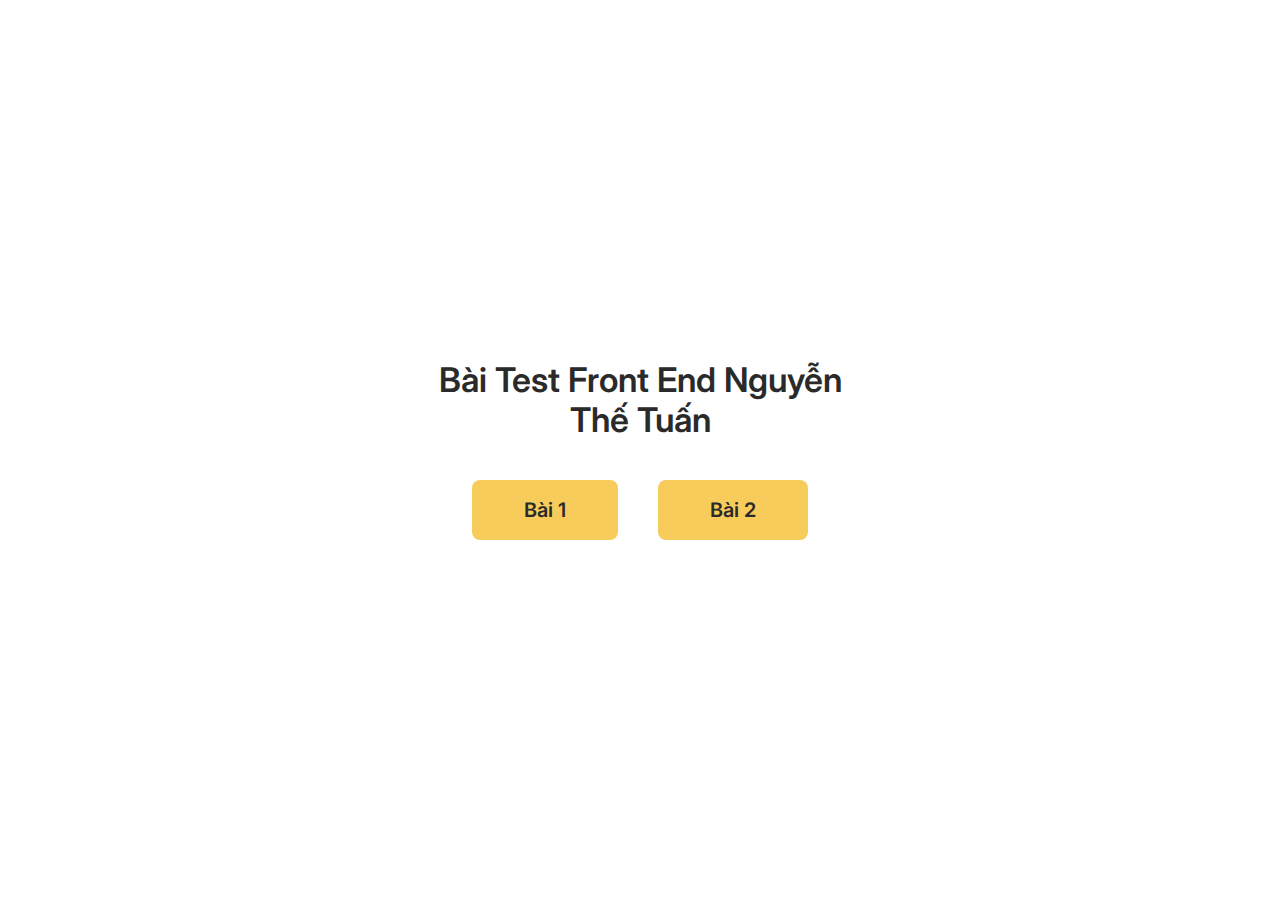
<file: index.html>
<!DOCTYPE html>
<html lang="en">
<head>
    <meta charset="UTF-8">
    <meta name="viewport" content="width=device-width, initial-scale=1.0">
    <title>Màn Home Test Order Infinity</title>
    <link rel="stylesheet" href="./public/css/main.css">
    <link rel="stylesheet" href="./public/css/base.css">
    <link rel="stylesheet" href="./public/css/color.css">
    <link rel="stylesheet" href="./public/css/typography.css">
    <link href="https://fonts.googleapis.com/css2?family=Inter:wght@300;400;500;600;700&display=swap" rel="stylesheet">
</head>
<body>
    <div class="container">
        <div class="home d-flex align-item-center justify-content-center flex-column w-100">
            <h1 class="typo-h1-semibold text-center">Bài Test Front End Nguyễn Thế Tuấn</h1>
            <nav class="home__navigation d-flex" role="navigation">
                <a class="home__navigation-button typo-h3-semibold" href="./page/bai-1.html">Bài 1</a>
                <a class="home__navigation-button typo-h3-semibold" href="./page/bai-2.html">Bài 2</a>
            </nav>
        </div>
    </div>
</body>
</html>
</file>
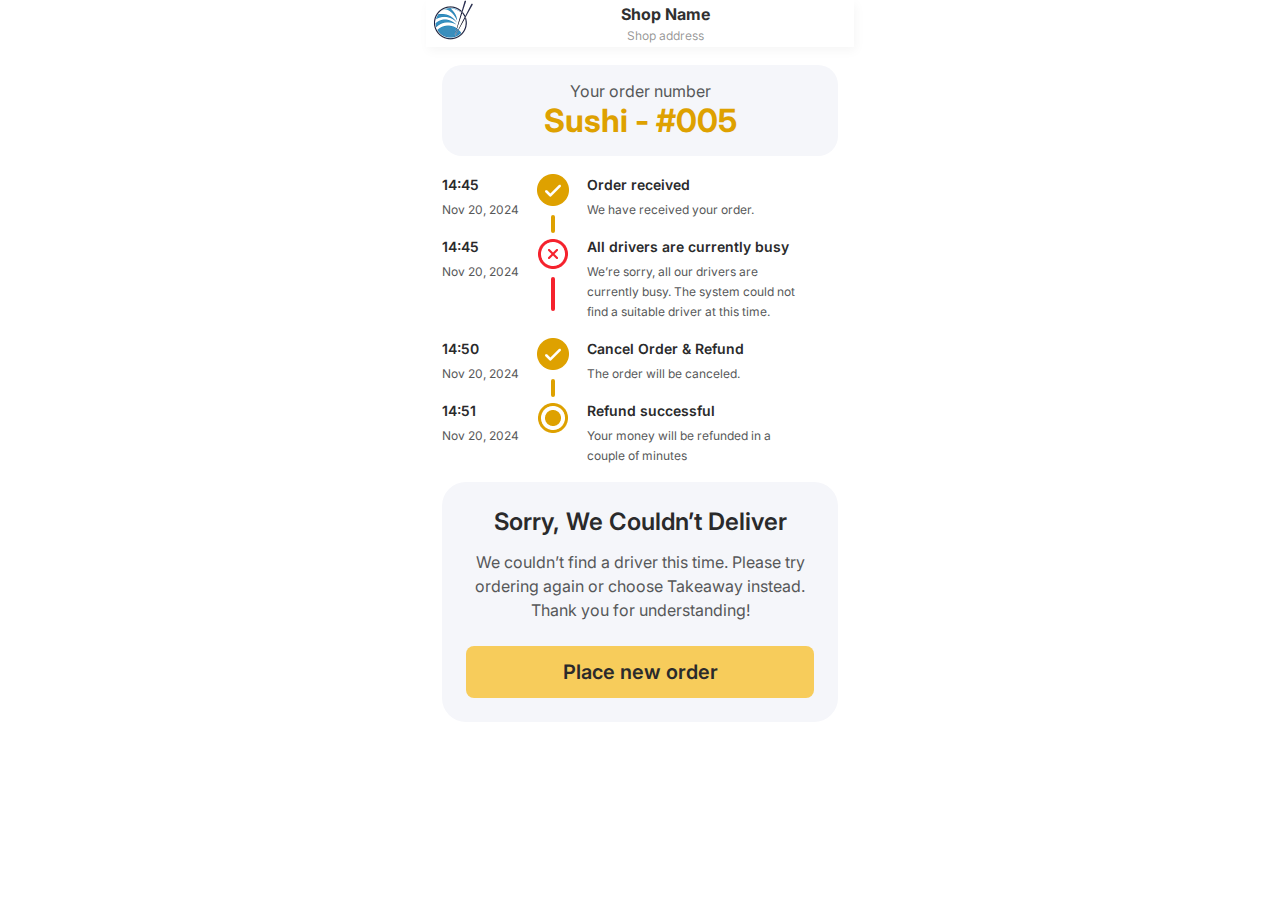
<file: page/bai-1.html>
<!DOCTYPE html>
<html lang="en">

<head>
    <meta charset="UTF-8">
    <meta name="viewport" content="width=device-width, initial-scale=1.0">
    <title>Bài 1 FE_Nguyen-The-Tuan</title>
    <link rel="stylesheet" href="../public/css/main.css">
    <link rel="stylesheet" href="../public/css/base.css">
    <link rel="stylesheet" href="../public/css/color.css">
    <link rel="stylesheet" href="../public/css/typography.css">
    <link href="https://fonts.googleapis.com/css2?family=Inter:wght@300;400;500;600;700&display=swap" rel="stylesheet">
</head>

<body>
    <div class="container">
        <div class="header d-flex">
            <img class="header-logo" src="../public/image/logo.png" alt="logo">
            <div class="d-flex flex-column align-item-center justify-content-center flex-1">
                <div class="typo-h4-bold text-black-3030">Shop Name</div>
                <div class="header-desc body-2-regular">Shop address</div>
            </div>
        </div>
        <!-- bài tập 1 -->
        <main class="order">
            <section class="order__number">
                <div class="order__number-container d-flex align-item-center justify-content-center flex-column">
                    <div class="order__number-title text-black-5859">Your order number</div>
                    <h1 class="order__number-id text-yellow-A100">Sushi - #005</h1>
                </div>
            </section>
            <section class="order__container d-flex flex-column">
                <div class="order__container-item d-flex">
                    <div class="order__container-time">
                        <h5 class="body-3-semibold text-black-2A2B">14:45</h5>
                        <p class="body-2-regular text-black-5859">Nov 20, 2024</p>
                    </div>
                    <div class="order__container-status">
                        <img src="../public/image/status-done.png" alt="status done">
                    </div>
                    <div class="order__container-text">
                        <h5 class="body-3-semibold text-black-2A2B">Order received</h5>
                        <p class="body-2-regular text-black-5859">We have received your order.</p>
                    </div>
                </div>
                <div class="order__container-item d-flex">
                    <div class="order__container-time">
                        <h5 class="body-3-semibold text-black-2A2B">14:45</h5>
                        <p class="body-2-regular text-black-5859">Nov 20, 2024</p>
                    </div>
                    <div class="order__container-status order__container-status--failed">
                        <img src="../public/image/status-failed.png" alt="status failed">
                    </div>
                    <div class="order__container-text">
                        <h5 class="body-3-semibold text-black-2A2B">All drivers are currently busy</h5>
                        <p class="body-2-regular text-black-5859">We’re sorry, all our drivers are currently busy. The system could not find a suitable driver at this time. </p>
                    </div>
                </div>
                <div class="order__container-item d-flex">
                    <div class="order__container-time">
                        <h5 class="body-3-semibold text-black-2A2B">14:50</h5>
                        <p class="body-2-regular text-black-5859">Nov 20, 2024</p>
                    </div>
                    <div class="order__container-status">
                        <img src="../public/image/status-done.png" alt="status done">
                    </div>
                    <div class="order__container-text">
                        <h5 class="body-3-semibold text-black-2A2B">Cancel Order & Refund</h5>
                        <p class="body-2-regular text-black-5859">The order will be canceled.</p>
                    </div>
                </div>
                <div class="order__container-item d-flex">
                    <div class="order__container-time">
                        <h5 class="body-3-semibold text-black-2A2B">14:51</h5>
                        <p class="body-2-regular text-black-5859">Nov 20, 2024</p>
                    </div>
                    <div class="order__container-status">
                        <img src="../public/image/status-in-progress.png" alt="status in progress">
                    </div>
                    <div class="order__container-text">
                        <h5 class="body-3-semibold text-black-2A2B">Refund successful</h5>
                        <p class="body-2-regular text-black-5859">Your money will be refunded in a couple of minutes</p>
                    </div>
                </div>
            </section>
            <section class="order__modal d-flex flex-column align-item-center">
                <h2 class="typo-h2-semibold">Sorry, We Couldn’t Deliver</h2>
                <p class="body-1-regular text-center text-black-5859">We couldn’t find a driver this time. Please try ordering again or choose Takeaway
                    instead.
                    Thank you for understanding!</p>
                <a href="../page/bai-2.html" class="order__modal-button typo-h3-semibold text-black-2A2B text-center w-100" aria-label="Place a new order">Place new order</a>
            </section>
        </main>
    </div>
</body>
</html>
</file>
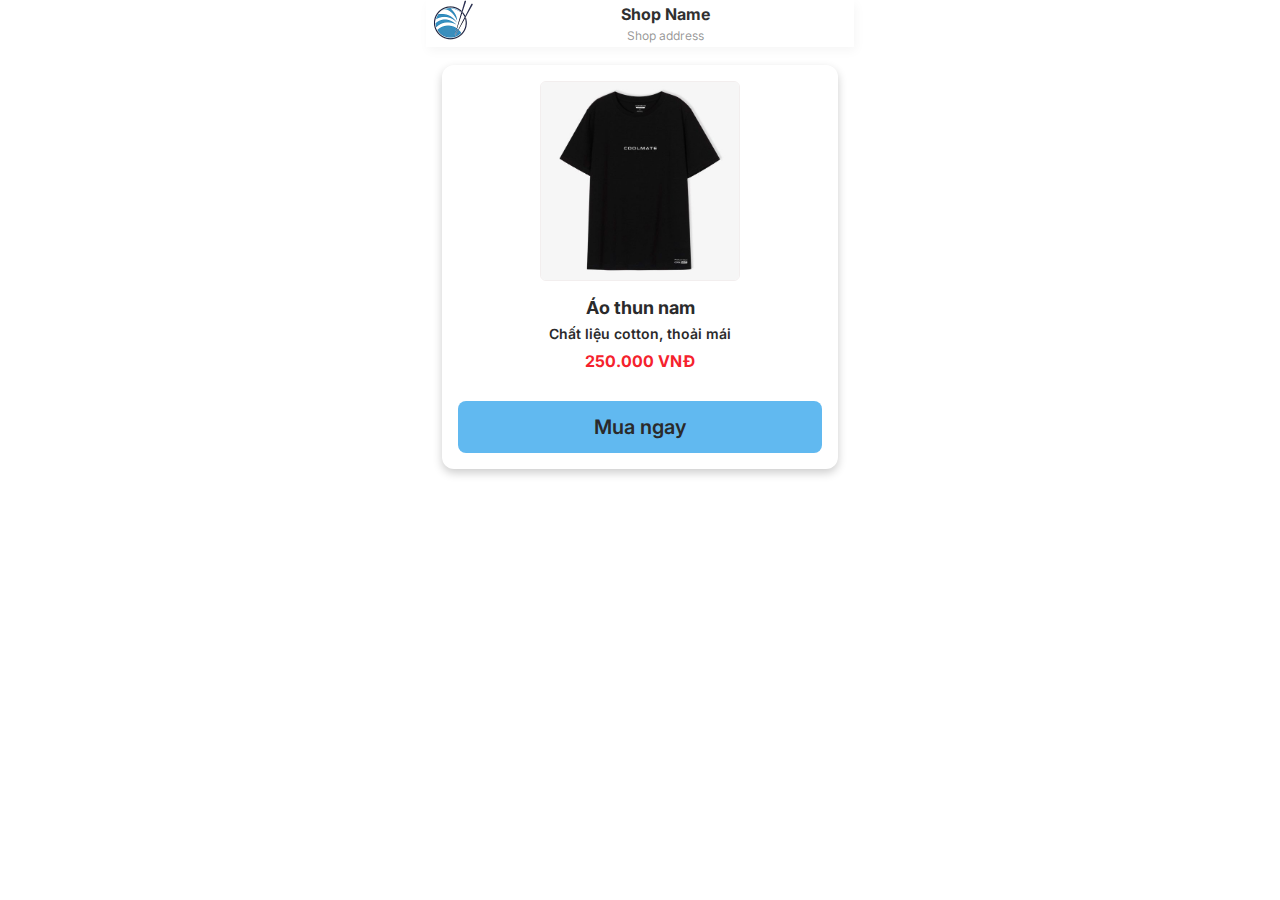
<file: page/bai-2.html>
<!DOCTYPE html>
<html lang="en">
<head>
    <meta charset="UTF-8">
    <meta name="viewport" content="width=device-width, initial-scale=1.0">
    <title>Bài 2 FE_Nguyen-The-Tuan</title>
    <link rel="stylesheet" href="../public/css/main.css">
    <link rel="stylesheet" href="../public/css/base.css">
    <link rel="stylesheet" href="../public/css/color.css">
    <link rel="stylesheet" href="../public/css/typography.css">
    <link href="https://fonts.googleapis.com/css2?family=Inter:wght@300;400;500;600;700&display=swap" rel="stylesheet">
</head>
<body>
    <div class="container">
        <div class="header d-flex">
            <img class="header-logo" src="../public/image/logo.png" alt="logo">
            <div class="d-flex flex-column align-item-center justify-content-center flex-1">
                <div class="typo-h4-bold text-black-3030">Shop Name</div>
                <div class="header-desc body-2-regular">Shop address</div>
            </div>
        </div>
        <!-- bài tập 2 -->
        <div class="card d-flex flex-column">
            <img src="../public/image/ao-nam.jpg" alt="Áo thun nam" class="card__image">
            <div class="card__content d-flex align-item-center flex-column">
                <h3 class="card__title body-4-bold">Áo thun nam</h3>
                <p class="card__desc body-3-semibold">Chất liệu cotton, thoải mái</p>
                <p class="card__price typo-h4-bold text-red-222D">250.000 VNĐ</p>
            </div>
            <a class="card__button typo-h3-semibold text-black-2A2B text-center">Mua ngay</a>
        </div>
    </div>
</body>
</html>
</file>
<file: public/css/main.css>
.container {
    max-width: 428px;
    margin: auto;
}

.home {
    gap: 40px;
    height: 100vh;
}

.home .home__navigation {
    gap: 40px;
}

.home .home__navigation-button {
    text-decoration: unset;
    color: var(--back);
    padding: 16px 52px;
    background-color: var(--yellow-hexCC5B);
    border-radius: 8px;
}
.home .home__navigation-button:hover {
    background-color: #fcb600;
}

/* bài 1 */
.order {
    margin: 0 16px;
}

.header {
    box-shadow: 2px 4px 10px 0 rgba(0, 13, 11, 0.04);
    background-color: var(--white);
    margin-bottom: 18px;
}

.header .header-logo {
    max-width: 51px;
}

.header .header-desc {
    color: rgba(48, 48, 48, 0.5);
}

.order__number {
    background-color: #F5F6FA;
    padding: 16px;
    border-radius: 20px;
}

.order__numbe .order__number-container {
    padding: 14px;
    gap: 16px;
    border-radius: 20px;
    background-color: var(--white);
    box-shadow: 2px 2px 16px 0 rgba(0, 0, 0, 0.08);
}

.order__container {
    margin-top: 18px;
    margin-bottom: 16px;
    gap: 16px;
}

.order__container .order__container-item {
    gap: 16px;
}

.order__container .order__container-time {
    width: 10%;
    min-width: max-content;
    display: flex;
    flex-direction: column;
    gap: 4px;
}

.order__container .order__container-status {
    width: 100%;
    max-width: 36px;
    display: flex;
    align-items: flex-start;
    justify-content: center;
    position: relative;
}
.order__container .order__container-status::before {
    content: '';
    position: absolute;
    width: 4px;
    height: 40%;
    background: var(--yellow-hexA100);
    border-radius: 50px;
    left: 0;
    right: 0;
    margin: auto;
    top: calc(36px + 5px);
}

.order__container .order__container-status--failed::before {
    background: var(--red-hex222D);
}

.order__container .order__container-item:last-child .order__container-status::before {
    display: none;
}

.order__container .order__container-text {
    width: 70%;
    max-width: 219px;
    display: flex;
    flex-direction: column;
    gap: 4px;
}

.order__modal {
    padding: 24px;
    border-radius: 24px;
    background-color: #f5f6fa;
    gap: 12px;
}

.order__modal .order__modal-button {
    cursor: pointer;
    margin-top: 12px;
    border-radius: 8px;
    border: unset;
    padding: 12px 16px;
    background-color: var(--yellow-hexCC5B);
    max-width: 428px;
    text-decoration: unset;
}

.order__modal .order__modal-button:hover {
    background-color: #fcb600;
}

/* bài 2 */
.card {
    gap: 16px;
    margin: 0 16px;
    background-color: var(--white);
    border-radius: 12px;
    padding: 16px;
    box-shadow: 0 4px 10px rgba(0, 0, 0, 0.2);
}

.card .card__image {
    width: 100%;
    height: 100%;
    max-width: 200px;
    max-height: 200px;
    object-fit: cover;
    border-radius: 6px;
    margin: auto;
    border: 1px solid #f2eeee;
}

.card .card__content {
    gap: 4px;
}

.card .card__button {
    cursor: pointer;
    margin-top: 12px;
    border-radius: 8px;
    border: unset;
    padding: 12px 16px;
    background-color: #61b9f0;
    max-width: 428px;
    text-decoration: unset;
}

.card .card__button:hover {
    background-color: #039dfc;

}
</file>
<file: public/css/base.css>
* {
    margin: 0;
    padding: 0;
    box-sizing: border-box;
}

body {
    font-family: 'Inter', sans-serif;
    color: var(--black-hex2A2B);
}

.w-100 {
    width: 100%;
}

.d-flex {
    display: flex;
}

.align-item-center {
    align-items: center;
}

.justify-content-center {
    justify-content: center;
}

.flex-column {
    flex-direction: column;
}

.flex-1 {
    flex: 1;
}

.text-center {
    text-align: center;
}
</file>
<file: public/css/color.css>
:root {
    --black-hex2A2B: #2A2A2B;
    --black-hex3030 : #303030;
    --black-hex5859 : #575859;
    --white: #FFFFFF;
    --yellow-hexCC5B: #F7CC5B;
    --yellow-hexA100: #DEA100;
    --red-hex222D: #F5222D;
}

.text-black-2A2B {
    color: var(--black-hex2A2B);
}

.text-black-3030 {
    color: var(--black-hex3030);
}

.text-black-5859 {
    color: var(--black-hex5859);
}

.text-yellow-A100 {
    color: var(--yellow-hexA100);
}

.text-red-222D {
    color: var(--red-hex222D);
}
</file>
<file: public/css/typography.css>
.typo-h1-semibold {
    font-size: 34px;
    font-weight: 600;
    line-height: 40px;
}

.typo-h2-semibold {
    font-size: 24px;
    font-weight: 600;
    line-height: 32px;
}

.typo-h3-semibold {
    font-size: 20px;
    font-weight: 600;
    line-height: 28px;
}

.typo-h4-bold {
    font-size: 16px;
    font-weight: 700;
    line-height: 24px;
}

.body-1-regular {
    font-size: 16px;
    font-weight: 400;
    line-height: 24px;
}

.body-2-regular {
    font-size: 12px;
    font-weight: 400;
    line-height: 20px;
}

.body-3-semibold {
    font-size: 14px;
    font-weight: 600;
    line-height: 22px;
}

.body-4-bold {
    font-size: 18px;
    font-weight: 700;
    line-height: 22px;
}
</file>
